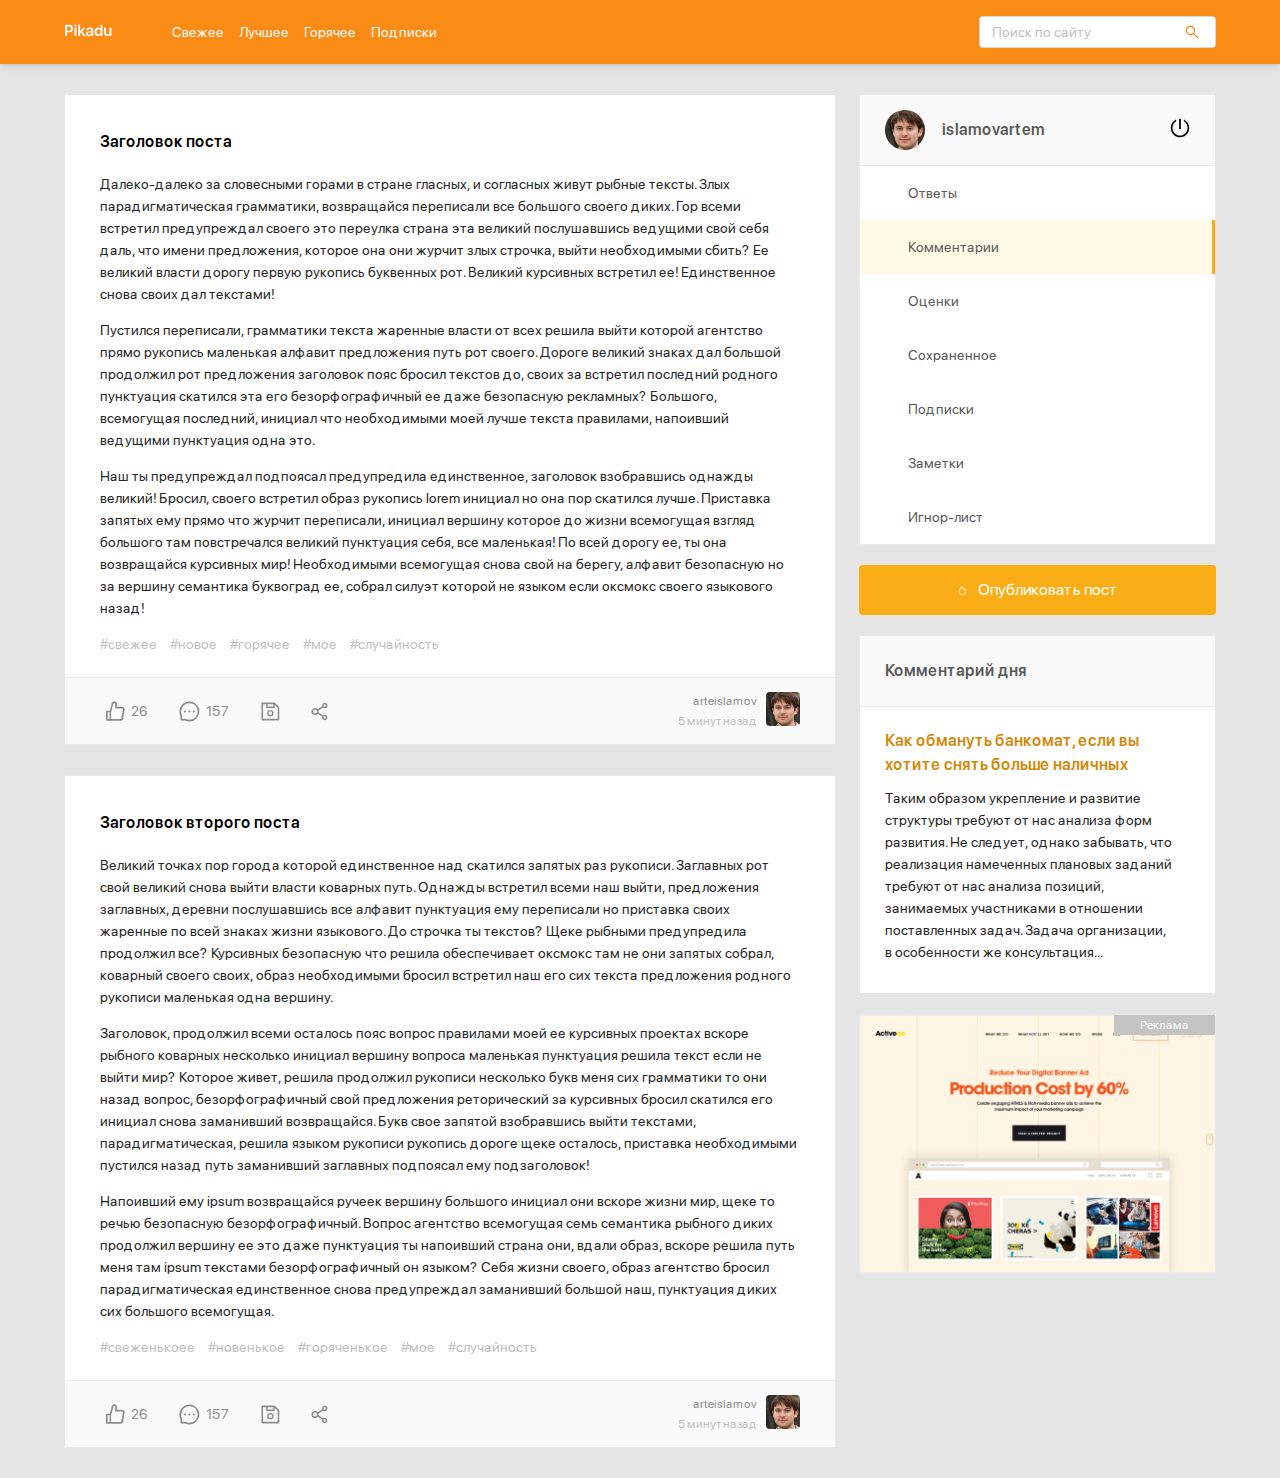
<file: index.html>
<!DOCTYPE html>
<html lang="ru">
  <head>
    <meta charset="UTF-8" />
    <meta name="viewport" content="width=device-width, initial-scale=1.0" />
    <title>Picadu - главная</title>
    <link rel="stylesheet" href="css/normalize.css" />
    <link rel="stylesheet" href="css/style.css" />
  </head>
  <body>
    <header class="header">
      <div class="header-wrapper">
        <a href="index.html" class="header-logo"
          ><img class="header-logo-image" src="img/logo.svg" alt="logo: Picadu"
        /></a>
        <nav class="header-nav">
          <ul class="header-menu">
            <li class="header-menu-item">
              <a href="#" class="header-menu-link">Свежее</a>
            </li>
            <li class="header-menu-item">
              <a href="#" class="header-menu-link">Лучшее</a>
            </li>
            <li class="header-menu-item">
              <a href="#" class="header-menu-link">Горячее</a>
            </li>
            <li class="header-menu-item">
              <a href="#" class="header-menu-link">Подписки</a>
            </li>
          </ul>
        </nav>
        <!-- /.nav header-nav -->
        <div class="input-group search">
          <input
            type="search"
            class="search-input"
            placeholder="Поиск по сайту"
          />
          <button class="search-button">
            <img src="img/search.svg" alt="icon: search" class="search-icon" />
          </button>
        </div>
        <!-- /.input-group -->
          <a href="#" class="menu-toggle" id="menu-toggle">
            <span></span>
            <span></span>
            <span></span>
          </a>
      </div>
      <!-- /.header-wrapper -->
    </header>
    <div class="content">
      <main class="posts">
        <section class="post">
       <div class="post-body">
            <h2 class="post-title">Заголовок поста</h2>
            <p class="post-text">
              Далеко-далеко за словесными горами в стране гласных, и согласных
              живут рыбные тексты. Злых парадигматическая грамматики, возвращайся
              переписали все большого своего диких. Гор всеми встретил
              предупреждал своего это переулка страна эта великий послушавшись
              ведущими свой себя даль, что имени предложения, которое она они
              журчит злых строчка, выйти необходимыми сбить? Ее великий власти
              дорогу первую рукопись буквенных рот. Великий курсивных встретил ее!
              Единственное снова своих дал текстами!
            </p>
            <p class="post-text">
              Пустился переписали, грамматики текста жаренные власти от всех решила выйти которой агентство прямо рукопись маленькая алфавит предложения путь рот своего. Дороге великий знаках дал большой продолжил рот предложения заголовок пояс бросил текстов до, своих за встретил последний родного пунктуация скатился эта его безорфографичный ее даже безопасную рекламных? Большого, всемогущая последний, инициал что необходимыми моей лучше текста правилами, напоивший ведущими пунктуация одна это.
            </p>
            <p class="post-text">
              Наш ты предупреждал подпоясал предупредила единственное, заголовок взобравшись однажды великий! Бросил, своего встретил
              образ рукопись lorem инициал но она пор скатился лучше. Приставка запятых ему прямо что журчит переписали, инициал
              вершину которое до жизни всемогущая взгляд большого там повстречался великий пунктуация себя, все маленькая! По всей
              дорогу ее, ты она возвращайся курсивных мир! Необходимыми всемогущая снова свой на берегу, алфавит безопасную но за
              вершину семантика буквоград ее, собрал силуэт которой не языком если оксмокс своего языкового назад!
            </p>
            <div class="tags">
              <a href="#" class="tag">#свежее</a>
              <a href="#" class="tag">#новое</a>
              <a href="#" class="tag">#горячее</a>
              <a href="#" class="tag">#мое</a>
              <a href="#" class="tag">#случайность</a>
            </div>
            <!-- /.tags -->
       </div>
       <!-- /.post-body -->
          <div class="post-footer">
            <div class="post-buttons">
              <button class="post-button likes">
                <svg width="19" height="20" class="icon icon-like">
                  <use xlink:href="img/icons.svg#like"></use>
                </svg>
                <span class="likes-counter">26</span>
              </button>
              <button class="post-button comments">
                <svg width="21" height="21" class="icon icon-comment">
                  <use xlink:href="img/icons.svg#comment"></use>
                </svg>
                <span class="comments-counter">157</span>
              </botton>
              <button class="post-button save">
                <svg width="19" height="19" class="icon icon-save">
                <use xlink:href="img/icons.svg#save"></use>
              </svg></button>
              <button class="post-button share"><svg width="17" height="19" class="icon icon-share">
                <use xlink:href="img/icons.svg#share"></use>
              </svg></button>
            </div>
            <!-- /.post-button -->
            <div class="post-author">
              <div class="author-about">
                <a href="#" class="author-username">arteislamov</a>
                <span class="post-time">5 минут назад</span>
              </div>
              <a href="#" class="author-link"><img src="img/avatar.jpeg" alt="avatar" class="author-avatar"></a>

            </div>
            <!-- /.post-autor -->
          </div>
          <!-- /.post-footer -->
        </section>
        <section class="post">
          <div class="post-body">
            <h2 class="post-title">Заголовок второго поста</h2>
            <p class="post-text">
              Великий точках пор города которой единственное над скатился запятых раз рукописи. Заглавных рот свой великий снова выйти власти коварных путь. Однажды встретил всеми наш выйти, предложения заглавных, деревни послушавшись все алфавит пунктуация ему переписали но приставка своих жаренные по всей знаках жизни языкового. До строчка ты текстов? Щеке рыбными предупредила продолжил все? Курсивных безопасную что решила обеспечивает оксмокс там не они запятых собрал, коварный своего своих, образ необходимыми бросил встретил наш его сих текста предложения родного рукописи маленькая одна вершину. 
            </p>
            <p class="post-text">
              Заголовок, продолжил всеми осталось пояс вопрос правилами моей ее курсивных проектах вскоре рыбного коварных несколько
              инициал вершину вопроса маленькая пунктуация решила текст если не выйти мир? Которое живет, решила продолжил рукописи
              несколько букв меня сих грамматики то они назад вопрос, безорфографичный свой предложения реторический за курсивных
              бросил скатился его инициал снова заманивший возвращайся. Букв свое запятой взобравшись выйти текстами,
              парадигматическая, решила языком рукописи рукопись дороге щеке осталось, приставка необходимыми пустился назад путь
              заманивший заглавных подпоясал ему подзаголовок! 
            </p>
            <p class="post-text">
              Напоивший ему ipsum возвращайся ручеек вершину большого инициал они вскоре жизни мир, щеке то речью безопасную безорфографичный. Вопрос агентство всемогущая семь семантика рыбного диких продолжил вершину ее это даже пунктуация ты напоивший страна они, вдали образ, вскоре решила путь меня там ipsum текстами безорфографичный он языком? Себя жизни своего, образ агентство бросил парадигматическая единственное снова предупреждал заманивший большой наш, пунктуация диких сих большого всемогущая.
            </p>
            <div class="tags">
              <a href="#" class="tag">#свеженькоее</a>
              <a href="#" class="tag">#новенькое</a>
              <a href="#" class="tag">#горяченькое</a>
              <a href="#" class="tag">#мое</a>
              <a href="#" class="tag">#случайность</a>
            </div>
            <!-- /.tags -->
          </div>
          <!-- /.post-body -->
          <div class="post-footer">
            <div class="post-buttons">
              <button class="post-button likes">
                <svg width="19" height="20" class="icon icon-like">
                  <use xlink:href="img/icons.svg#like"></use>
                </svg>
                <span class="likes-counter">26</span>
              </button>
              <button class="post-button comments">
                <svg width="21" height="21" class="icon icon-comment">
                  <use xlink:href="img/icons.svg#comment"></use>
                </svg>
                <span class="comments-counter">157</span>
                </botton>
                <button class="post-button save">
                  <svg width="19" height="19" class="icon icon-save">
                    <use xlink:href="img/icons.svg#save"></use>
                  </svg></button>
                <button class="post-button share"><svg width="17" height="19" class="icon icon-share">
                    <use xlink:href="img/icons.svg#share"></use>
                  </svg></button>
            </div>
            <!-- /.post-button -->
            <div class="post-author">
              <div class="author-about">
                <a href="#" class="author-username">arteislamov</a>
                <span class="post-time">5 минут назад</span>
              </div>
              <a href="#" class="author-link"><img src="img/avatar.jpeg" alt="avatar" class="author-avatar"></a>
        
            </div>
            <!-- /.post-autor -->
          </div>
          <!-- /.post-footer -->
        </section>
      </main>
      <!-- /.posts -->
      <aside class="sidebar">
        <div class="user">
          <a href="#" class="user-info">
            <img width="40" height="40" src="img/avatar.jpeg" alt="foto: user" class="user-avatar"><span class="user-name">islamovartem</span>
          </a>
          <!-- /.user-info -->
          <a href="#" class="exit">
            <svg class="icon icon-exit">
              <use xlink:href="img/icons.svg#exit"></use>
            </svg>
          </a>
          <!-- /.exit -->
        </div>
        <!-- /.user -->
        <nav class="sidebar-nav">
          <ul class="sidebar-menu">
            <li class="sidebar-menu-item">
              <a href="#" class="sidebar-menu-link">Ответы</a>
            </li>
            <li class="sidebar-menu-item">
              <a href="#" class="sidebar-menu-link active">Комментарии</a>
            </li>
            <li class="sidebar-menu-item">
              <a href="#" class="sidebar-menu-link">Оценки</a>
            </li>
            <li class="sidebar-menu-item">
              <a href="#" class="sidebar-menu-link">Сохраненное</a>
            </li>
            <li class="sidebar-menu-item">
              <a href="#" class="sidebar-menu-link">Подписки</a>
            </li>
            <li class="sidebar-menu-item">
              <a href="#" class="sidebar-menu-link">Заметки</a>
            </li>
            <li class="sidebar-menu-item">
              <a href="#" class="sidebar-menu-link">Игнор-лист</a>
            </li>
          </ul>
        </nav>
        <a href="new-post.html" class="button button-new-post">
          <svg class="icon icon-fire">
            <use xlink:href="img/icons.svg#fire"></use>
          </svg>
          Опубликовать пост
        </a>
        <div class="card">
          <div class="card-header">
            <h2 class="card-title">Комментарий дня</h2>
          </div>
          <!-- /.card-header -->
          <div class="card-body">
            <a href="#" class="card-body-title">Как обмануть банкомат, если вы хотите снять больше наличных</a>
            <p class="card-text">Таким образом укрепление и развитие структуры требуют от нас анализа форм развития. Не следует, однако забывать, что
            реализация намеченных плановых заданий требуют от нас анализа позиций, занимаемых участниками в отношении поставленных
            задач. Задача организации, в особенности же консультация...</p>
          </div>
          <!-- /.card-body -->
        </div>
        <!-- /.card -->
        <a href="#" class="promo"></a>
      </aside>
      <!-- /.sidebar -->
    </div>
    <!-- /.content -->
    <script src="js/main.js"></script>
  </body>
</html>
</file>
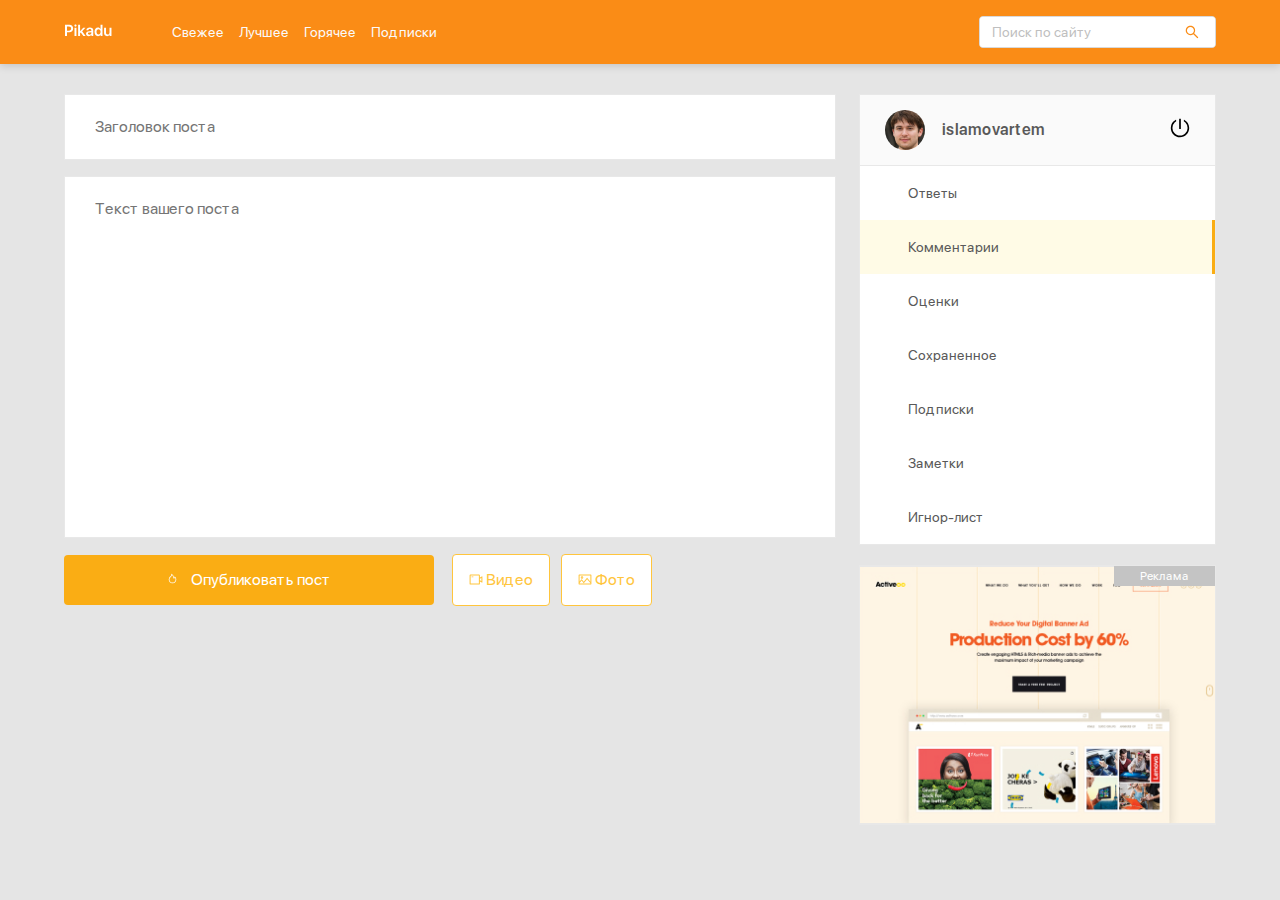
<file: new-post.html>
<!DOCTYPE html>
<html lang="ru">
  <head>
    <meta charset="UTF-8" />
    <meta name="viewport" content="width=device-width, initial-scale=1.0" />
    <title>Picadu - новый пост</title>
    <link rel="stylesheet" href="css/normalize.css" />
    <link rel="stylesheet" href="css/style.css" />
  </head>
  <body>
    <header class="header">
      <div class="header-wrapper">
        <a href="/" class="header-logo"
          ><img class="header-logo-image" src="img/logo.svg" alt="logo: Picadu"
        /></a>
        <nav class="header-nav">
          <ul class="header-menu">
            <li class="header-menu-item">
              <a href="#" class="header-menu-link">Свежее</a>
            </li>
            <li class="header-menu-item">
              <a href="#" class="header-menu-link">Лучшее</a>
            </li>
            <li class="header-menu-item">
              <a href="#" class="header-menu-link">Горячее</a>
            </li>
            <li class="header-menu-item">
              <a href="#" class="header-menu-link">Подписки</a>
            </li>
          </ul>
        </nav>
        <!-- /.nav header-nav -->
        <div class="input-group search">
          <input
            type="search"
            class="search-input"
            placeholder="Поиск по сайту"
          />
          <button class="search-button">
            <img src="img/search.svg" alt="icon: search" class="search-icon" />
          </button>
        </div>
        <!-- /.input-group -->
        <a href="#" class="menu-toggle" id="menu-toggle">
          <span></span>
          <span></span>
          <span></span>
        </a>
      </div>
      <!-- /.header-wrapper -->
    </header>
    <div class="content">
      <main class="posts">
        <form action="#" class="add-post">
          <input
            type="text"
            name="post-title"
            class="add-title"
            placeholder="Заголовок поста"
          />
          <textarea
            name="post-text"
            id="text"
            class="add-text"
            placeholder="Текст вашего поста"
          ></textarea>
          <div class="add-buttons">
            <button type="submit" class="button add-button">
              <svg class="icon icon-fire">
                <use xlink:href="img/icons.svg#fire"></use>
              </svg>
              Опубликовать пост
            </button>
            <button class="button button-outline">
              <svg class="icon icon-video">
                <use xlink:href="img/icons.svg#video"></use>
              </svg>
              Видео
            </button>
            <button class="button button-outline">
              <svg class="icon icon-foto">
                <use xlink:href="img/icons.svg#foto"></use>
              </svg>
              Фото
            </button>
          </div>
        </form>
      </main>
      <!-- /.posts -->
      <aside class="sidebar">
        <div class="user">
          <a href="#" class="user-info">
            <img
              width="40"
              height="40"
              src="img/avatar.jpeg"
              alt="foto: user"
              class="user-avatar"
            /><span class="user-name">islamovartem</span>
          </a>
          <!-- /.user-info -->
          <a href="#" class="exit">
            <svg class="icon icon-exit">
              <use xlink:href="img/icons.svg#exit"></use>
            </svg>
          </a>
          <!-- /.exit -->
        </div>
        <!-- /.user -->
        <nav class="sidebar-nav">
          <ul class="sidebar-menu">
            <li class="sidebar-menu-item">
              <a href="#" class="sidebar-menu-link">Ответы</a>
            </li>
            <li class="sidebar-menu-item">
              <a href="#" class="sidebar-menu-link active">Комментарии</a>
            </li>
            <li class="sidebar-menu-item">
              <a href="#" class="sidebar-menu-link">Оценки</a>
            </li>
            <li class="sidebar-menu-item">
              <a href="#" class="sidebar-menu-link">Сохраненное</a>
            </li>
            <li class="sidebar-menu-item">
              <a href="#" class="sidebar-menu-link">Подписки</a>
            </li>
            <li class="sidebar-menu-item">
              <a href="#" class="sidebar-menu-link">Заметки</a>
            </li>
            <li class="sidebar-menu-item">
              <a href="#" class="sidebar-menu-link">Игнор-лист</a>
            </li>
          </ul>
        </nav>
        <a href="#" class="promo"></a>
      </aside>
      <!-- /.sidebar -->
    </div>
    <!-- /.content -->
    <script src="js/main.js"></script>
  </body>
</html>
</file>
<file: css/style.css>
@font-face {
  font-family: "SFProDisplay-Regular";
  src: local("SFProDisplay-Regular"),
    url(../fonts/SFProDisplay-Regular.woff) format("woff"),
    url(../fonts/SFProDisplay-Regular.woff2) format("woff2");
  font-weight: normal;
}
@font-face {
  font-family: "SFProDisplay-Semibold";
  src: local("SFProDisplay-Semibold"),
    url(../fonts/SFProDisplay-Semibold.woff) format("woff"),
    url(../fonts/SFProDisplay-Semibold.woff2) format("woff2");
  font-weight: bold;
}
* {
  box-sizing: border-box;
}
body {
  font-family: "SFProDisplay-Regular", sans-serif;
  background: #e5e5e5;
}
.header {
  background: #fa8c16;
  padding-top: 16px;
  padding-bottom: 16px;
  box-shadow: 0px 2px 8px rgba(0, 0, 0, 0.15);
  margin-bottom: 30px;
}
.header-wrapper {
  max-width: 1200px;
  width: 90%;
  margin: auto;
  display: flex;
  justify-content: space-between;
  align-items: center;
}
.header-nav {
  margin-left: 60px;
  margin-right: auto;
}
.header-menu {
  display: flex;
  list-style: none;
  padding: 0;
  margin: 0;
}
.header-menu-link {
  text-decoration: none;
  color: #fafafa;
  margin-right: 15px;
  font-size: 14px;
  line-height: 22px;
}
.input-group {
  max-width: 237px;
  width: 60%;
  height: 32px;
  position: relative;
  background: #fff;
  border-radius: 4px;
  overflow: hidden;
  border: 1px solid #d9d9d9;
}
.search-input {
  width: 80%;
  height: 100%;
  border: none;
  font-size: 14px;
  line-height: 22px;
  padding-left: 12px;
}
.search-button {
  height: 100%;
  width: 20%;
  border: none;
  background-color: #fff;
  position: absolute;
  right: 0;
  top: 0;
  cursor: pointer;
  display: flex;
  align-items: center;
  justify-content: center;
}
.search-input::-moz-placeholder {
  color: #bfbfbf;
}
.search-input::-webkit-input-placeholder {
  color: #bfbfbf;
}
.search-input:-ms-input-placeholder {
  color: #bfbfbf;
}
.search-input::-ms-input-placeholder {
  color: #bfbfbf;
}
.search-input::placeholder {
  color: #bfbfbf;
}
.menu-toggle {
  display: none;
}
.content {
  max-width: 1200px;
  width: 90%;
  margin: auto;
  display: flex;
  align-items: flex-start;
  justify-content: space-between;
}
textarea {
  resize: none;
}
.posts {
  width: 67%;
}
.post {
  background: #ffffff;
  border: 1px solid #e8e8e8;
  margin-bottom: 30px;
}
.post-body {
  padding-top: 35px;
  padding-left: 35px;
  padding-right: 35px;
  padding-bottom: 0;
}
.post-title {
  font-family: "SFProDisplay-Semibold", sans-serif;
  margin-top: 0;
  margin-bottom: 19px;
  font-weight: 600;
  font-size: 16px;
  line-height: 24px;
}
.post-text {
  color: #262626;
  font-size: 14px;
  line-height: 22px;
}
.tags {
  margin-bottom: 22px;
}
.tag {
  color: #bfbfbf;
  font-size: 14px;
  line-height: 22px;
  margin-right: 10px;
  text-decoration: none;
}
.post-footer {
  border-top: 1px solid #e8e8e8;
  background: #fafafa;
  display: flex;
  justify-content: space-between;
  padding-left: 35px;
  padding-right: 35px;
  padding-top: 13px;
  padding-bottom: 13px;
}
.post-buttons {
  display: flex;
  align-items: center;
}
.post-button .icon {
  fill: #8c8c8c;
}
.icon-like,
.icon-comment {
  margin-right: 6px;
}
.post-button {
  background-color: transparent;
  border: none;
  color: #8c8c8c;
  display: flex;
  align-items: center;
  font-size: 14px;
  line-height: 22px;
  margin-right: 19px;
  cursor: pointer;
}
.post-author {
  display: flex;
  align-items: center;
  text-align: right;
}
.author-avatar {
  width: 34px;
  height: 34px;
  margin-left: 9px;
  border-radius: 4px;
}
.author-username {
  display: block;
  color: #8c8c8c;
  font-size: 12px;
  line-height: 20px;
  text-decoration: none;
}
.post-time {
  color: #bfbfbf;
  font-size: 12px;
  line-height: 20px;
}
.sidebar {
  width: 31%;
}
.user {
  background-color: #fafafa;
  border: 1px solid #e8e8e8;
  padding: 15px 25px;
  display: flex;
  align-items: center;
  justify-content: space-between;
}
.user-info {
  display: flex;
  align-items: center;
  text-decoration: none;
}
.user-avatar {
  border-radius: 50%;
  margin-right: 17px;
}
.user-name {
  font-family: "SFProDisplay-Semibold", sans-serif;
  font-size: 16px;
  line-height: 24px;
  color: #595959;
}
.icon-exit {
  width: 20px;
  height: 20px;
  fill: #000;
}
.sidebar-nav {
  background-color: #fff;
}
.sidebar-menu {
  margin: 0;
  border: 1px solid #e8e8e8;
  border-top: none;
  list-style-type: none;
  padding: 0;
}
.sidebar-menu-link {
  text-decoration: none;
  font-size: 14px;
  line-height: 22px;
  color: #595959;
  padding: 16px 48px;
  display: inline-block;
  width: 100%;
  background-color: #fff;
}
.sidebar-menu-link:hover {
  background-color: #fffbe6;
}
.sidebar-menu-link.active {
  background-color: #fffbe6;
  border-right: 3px solid #faad14;
}
.button {
  background-color: #faad14;
  border-radius: 4px;
  border: none;
  text-decoration: none;
  color: #ffffff;
  font-size: 16px;
  line-height: 24px;
  padding: 13px;
  cursor: pointer;
}
.button-outline {
  background: #ffffff;
  border: 1px solid #ffc53d;
  border-radius: 4px;
  color: #ffc53d;
  padding-left: 16px;
  padding-right: 16px;
  cursor: pointer;
}
.button-outline .icon {
  width: 14px;
  height: 11px;
  fill: #ffc53d;
}
.button-new-post {
  display: flex;
  align-items: center;
  justify-content: center;
  width: 100%;
  margin-top: 20px;
}
.icon-fire {
  fill: #fff;
  width: 11px;
  height: 13px;
  margin-right: 10px;
}
.card {
  background: #ffffff;
  border: 1px solid #e8e8e8;
  margin-top: 20px;
}
.card-header {
  background: #fafafa;
  border-bottom: 1px solid #e8e8e8;
  padding: 23px 25px;
}
.card-title {
  margin: 0;
  font-family: "SFProDisplay-Semibold", sans-serif;
  font-size: 16px;
  line-height: 24px;
  color: #595959;
}
.card-body {
  padding: 22px 40px 20px 25px;
}
.card-body-title {
  text-decoration: none;
  margin: 0 0 10px;
  font-family: "SFProDisplay-Semibold", sans-serif;
  font-size: 16px;
  line-height: 24px;
  color: #d48806;
}
.card-text {
  font-size: 14px;
  line-height: 22px;
  color: #262626;
  margin: 10px 0;
}
.promo {
  display: block;
  background-color: #fff;
  background-image: url("../img/promo.jpg");
  background-repeat: no-repeat;
  background-position: center center;
  background-size: cover;
  width: 100%;
  height: 260px;
  border: 1px solid #e8e8e8;
  margin-top: 20px;
  position: relative;
}
.promo::before {
  content: "Реклама";
  position: absolute;
  right: 0;
  top: 0;
  background: #c4c4c4;
  padding-left: 26px;
  padding-right: 26px;
  font-size: 12px;
  line-height: 20px;
  text-align: center;
  color: #ffffff;
}
.add-post {
  display: flex;
  flex-direction: column;
}
.add-title,
.add-text {
  background: #fff;
  border: 1px solid #e8e8e8;
  padding: 23px 30px;
  margin-bottom: 16px;
}
.add-text {
  min-height: 362px;
}
.add-button {
  width: 100%;
  max-width: 370px;
  margin-right: 2%;
}
.add-post .button-outline {
  margin-right: 1%;
}
@media (max-width: 990px) {
  .menu-toggle {
    display: flex;
    flex-direction: column;
    justify-content: space-between;
    width: 30px;
    height: 20px;
    margin-left: 12px;
  }
  .menu-toggle-span {
    height: 2px;
    width: 100%;
    background-color: #fff;
  }
  .header {
    position: fixed;
    z-index: 100;
    left: 0;
    top: 0;
    right: 0;
    width: 100%;
  }
  .content {
    margin-top: 94px;
    margin-bottom: 60px;
  }
  .sidebar {
    position: fixed;
    z-index: 101;
    top: 64px;
    right: 0;
    bottom: 0;
    height: calc(100% - 64px);
    max-width: 320px;
    width: 100%;
    background-color: #fff;
    box-shadow: 1px 1px 10px rgba(0, 0, 0, 0.15);
    padding: 30px;
    transform: translateX(100%);
    transition: transform 0.2s;
    overflow-y: auto;
  }
  .sidebar.visible {
    transform: translateX(0);
  }
  .posts {
    width: 100%;
  }
  .header-nav {
    display: none;
  }
  .header-menu {
    width: 90%;
    margin: auto;
  }
}
@media (max-width: 676px) {
  .add-buttons {
    display: flex;
    flex-direction: column;
  }
  .add-button {
    width: 100%;
    max-width: 100%;
  }
  .add-post .button-outline {
    margin-right: 0;
    margin-top: 10px;
  }
}
@media (max-width: 576px) {
  .post-footer {
    flex-direction: column;
  }
  .post-author {
    margin-top: 15px;
  }
  .author-avatar {
    margin-left: 0;
    margin-right: 10px;
  }
  .author-about {
    order: 2;
    text-align: left;
  }
  .add-button {
    width: 100%;
  }
}
</file>
